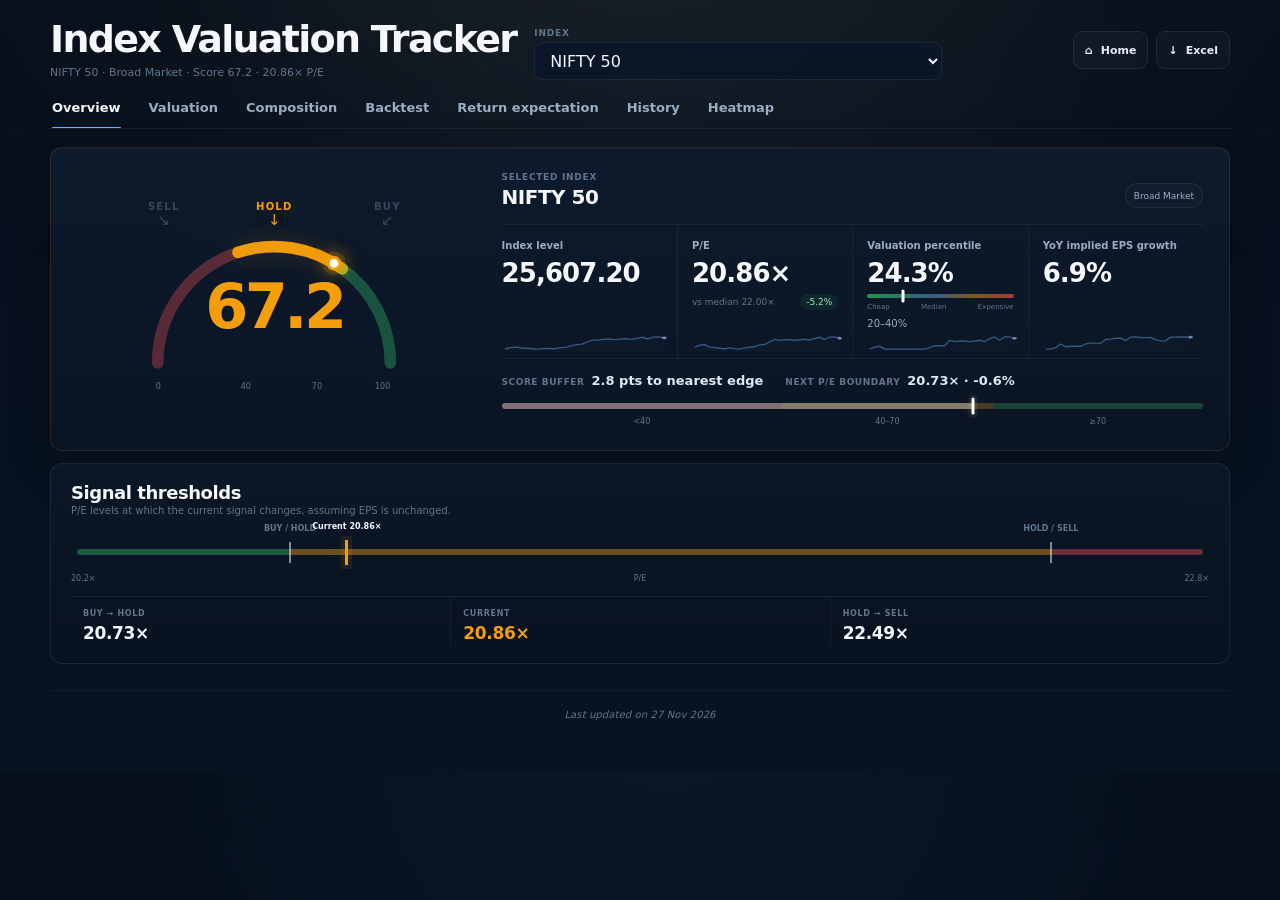
<file: docs/index.html>
<!doctype html>
<html lang="en">
<head>
  <meta charset="utf-8" />
  <meta name="viewport" content="width=device-width, initial-scale=1" />
  <meta name="theme-color" content="#07111f" />
  <title>Index Valuation Tracker</title>
  <meta name="description" content="Multi-index valuation, earnings-growth and historical forward-return dashboard for NSE equity indices." />
  <link rel="stylesheet" href="styles.css?v=20261007-valuation-ranking-v2" />
</head>
<body>
  <div id="ambientGlow" class="ambient-glow" aria-hidden="true"></div>

  <div id="stickySummary" class="sticky-summary" aria-hidden="true">
    <div class="sticky-inner">
      <div class="sticky-brand-group">
        <a class="sticky-home-button" href="https://projectdwister.github.io/index-valuation-tracker/" aria-label="Home" title="Home">⌂</a>
        <strong id="stickyTitle">Index Valuation Tracker</strong>
      </div>
      <div class="sticky-metrics">
        <span>INDEX <b id="stickyNifty">—</b></span>
        <span>P/E <b id="stickyPe">—</b></span>
        <span>SCORE <b id="stickyScore" class="sticky-score">—</b></span>
      </div>
    </div>
  </div>

  <main class="shell">
    <header class="topbar">
      <div class="brand-block">
        <div class="brand-copy">
          <h1><span id="desktopIndexTitle" class="desktop-title loading-title" data-loading-text="Index Valuation Tracker">Index Valuation Tracker</span><span class="mobile-title loading-title" data-loading-text="Index Tracker">Index Tracker</span></h1>
          <div id="indexSummaryLine" class="index-summary-line">Multi-index valuation dashboard</div>
        </div>
        <div class="index-picker-wrap">
          <label for="indexSelect">Index</label>
          <select id="indexSelect" class="index-select" aria-label="Select NIFTY index"></select>
        </div>
      </div>

      <div class="top-actions">
        <a class="icon-button home-button" href="https://projectdwister.github.io/index-valuation-tracker/" aria-label="Go to Index Valuation Tracker home" title="Home">
          <span aria-hidden="true">⌂</span><span class="icon-button-text">Home</span>
        </a>
        <a id="indexExcelDownload" class="icon-button" href="downloads/indices/nifty-50.xlsx" aria-label="Download selected index Excel model" title="Download selected index Excel model">
          <span aria-hidden="true">↓</span><span id="indexExcelText" class="icon-button-text">Excel</span>
        </a>
      </div>
    </header>

    <nav class="tab-nav" aria-label="Dashboard sections">
      <button type="button" class="tab-button active" data-tab="overview">Overview</button>
      <button type="button" class="tab-button" data-tab="valuation">Valuation</button>
      <button type="button" class="tab-button" data-tab="composition">Composition</button>
      <button type="button" class="tab-button" data-tab="backtest">Backtest</button>
      <button type="button" class="tab-button" data-tab="returns">Return expectation</button>
      <button type="button" class="tab-button" data-tab="history">History</button>
      <button type="button" class="tab-button" data-tab="heatmap">Heatmap</button>
    </nav>
    <div id="tabScrollHint" class="nav-scroll-hint" hidden>Swipe for more sections →</div>

    <section id="panel-overview" class="tab-panel active" data-panel="overview">
      <div id="availabilityBanner" class="availability-banner" hidden></div>

      <section id="hero" class="hero" aria-live="polite">
        <div class="dial-column">
          <div class="score-dial" aria-label="Composite valuation score">
            <svg viewBox="0 0 220 132" role="img" aria-hidden="true">
              <path class="dial-track" d="M30 110 A80 80 0 0 1 190 110"></path>
              <path class="dial-zone dial-sell" d="M30 110 A80 80 0 0 1 85.279 33.915"></path>
              <path class="dial-zone dial-hold" d="M85.279 33.915 A80 80 0 0 1 157.023 45.279"></path>
              <path class="dial-zone dial-buy" d="M157.023 45.279 A80 80 0 0 1 190 110"></path>
              <circle id="dialMarkerHalo" class="dial-marker-halo" cx="30" cy="110" r="8"></circle>
              <circle id="dialMarker" class="dial-marker" cx="30" cy="110" r="4"></circle>
            </svg>
            <div class="dial-callouts" aria-hidden="true">
              <div id="calloutSell" class="dial-callout dial-callout-sell"><span class="callout-label">SELL</span><span class="callout-arrow">↘</span></div>
              <div id="calloutHold" class="dial-callout dial-callout-hold"><span class="callout-label">HOLD</span><span class="callout-arrow">↓</span></div>
              <div id="calloutBuy" class="dial-callout dial-callout-buy"><span class="callout-label">BUY</span><span class="callout-arrow">↙</span></div>
            </div>
            <div class="dial-score-wrap">
              <div class="hero-score"><span id="score" class="signal-score">—</span></div>
            </div>
            <div class="dial-scale"><span style="left:1%">0</span><span style="left:38%">40</span><span style="left:68%">70</span><span style="right:1%">100</span></div>
          </div>
        </div>

        <div class="hero-context">
          <div class="selected-index-context">
            <div>
              <span class="context-label">Selected index</span>
              <strong id="heroIndexName">—</strong>
            </div>
            <span id="heroIndexGroup" class="group-chip">—</span>
          </div>

          <div class="hero-metric-grid">
            <div class="hero-metric spark-card">
              <span class="metric-label">Index level</span>
              <strong id="nifty" class="hero-metric-value">—</strong>
              <div id="sparkNifty" class="sparkline-host" aria-hidden="true"></div>
            </div>
            <div class="hero-metric spark-card">
              <span class="metric-label">P/E</span>
              <strong id="pe" class="hero-metric-value">—</strong>
              <div class="metric-footer"><span id="peVsMedian">—</span><span id="peDelta" class="micro-chip">—</span></div>
              <div id="sparkPe" class="sparkline-host" aria-hidden="true"></div>
            </div>
            <div class="hero-metric percentile-card spark-card">
              <span class="metric-label">Valuation percentile</span>
              <strong id="percentile" class="hero-metric-value">—</strong>
              <div class="percentile-track" aria-label="Valuation percentile from cheapest to most expensive">
                <div class="percentile-gradient"></div>
                <div id="percentileMarker" class="percentile-marker"></div>
              </div>
              <div class="percentile-labels"><span>Cheap</span><span>Median</span><span>Expensive</span></div>
              <div id="quintile" class="metric-sub">—</div>
              <div id="sparkPercentile" class="sparkline-host sparkline-lower" aria-hidden="true"></div>
            </div>
            <div class="hero-metric spark-card">
              <span class="metric-label">YoY implied EPS growth</span>
              <strong id="epsGrowth" class="hero-metric-value">—</strong>
              <div id="sparkEps" class="sparkline-host" aria-hidden="true"></div>
            </div>
          </div>

          <div class="hero-insights-row">
            <div class="hero-insight-compact"><span>Score buffer</span><strong id="scoreBuffer">—</strong></div>
            <div class="hero-insight-compact"><span>Next P/E boundary</span><strong id="nextBoundary">—</strong></div>
          </div>

          <div class="hero-score-strip">
            <div class="score-track" aria-label="Composite model score">
              <div class="zones"><span></span><span></span><span></span></div>
              <div id="scoreFill" class="score-fill"></div>
              <div id="scoreMarker" class="score-marker"></div>
            </div>
            <div class="score-labels"><span>&lt;40</span><span>40–70</span><span>≥70</span></div>
          </div>
        </div>
      </section>

      <section class="overview-threshold-card">
        <div class="section-head compact-head">
          <div><h2>Signal thresholds</h2><div class="subhead-note">P/E levels at which the current signal changes, assuming EPS is unchanged.</div></div>
        </div>
        <div id="overviewBoundaryStrip" class="boundary-strip overview-boundary-strip" aria-label="P/E signal thresholds overview">
          <div class="boundary-zones"><span class="zone-buy"></span><span class="zone-hold"></span><span class="zone-sell"></span></div>
          <div id="ovBuyHoldTick" class="boundary-tick threshold-tick"><span>BUY / HOLD</span></div>
          <div id="ovHoldSellTick" class="boundary-tick threshold-tick"><span>HOLD / SELL</span></div>
          <div id="ovCurrentPeTick" class="boundary-tick current-tick"><span>Current</span></div>
        </div>
        <div class="boundary-scale-labels"><span id="ovBoundaryMin">—</span><span>P/E</span><span id="ovBoundaryMax">—</span></div>
        <div class="overview-threshold-grid">
          <div class="overview-threshold-item"><span>BUY → HOLD</span><strong id="ovBuyHoldPe">—</strong></div>
          <div class="overview-threshold-item current"><span>CURRENT</span><strong id="ovCurrentPe">—</strong></div>
          <div class="overview-threshold-item"><span>HOLD → SELL</span><strong id="ovHoldSellPe">—</strong></div>
        </div>
      </section>
    </section>

    <section id="panel-valuation" class="tab-panel" data-panel="valuation">
      <section id="boundaryCard" class="card boundary-card">
        <div class="section-head"><h2>Signal thresholds</h2><div class="hint">EPS unchanged</div></div>
        <div id="boundaryStrip" class="boundary-strip" aria-label="P/E thresholds for allocation signal">
          <div class="boundary-zones"><span class="zone-buy"></span><span class="zone-hold"></span><span class="zone-sell"></span></div>
          <div id="buyHoldTick" class="boundary-tick threshold-tick"><span>BUY / HOLD</span></div>
          <div id="holdSellTick" class="boundary-tick threshold-tick"><span>HOLD / SELL</span></div>
          <div id="currentPeTick" class="boundary-tick current-tick"><span>Current</span></div>
        </div>
        <div class="boundary-scale-labels"><span id="boundaryMin">—</span><span>P/E</span><span id="boundaryMax">—</span></div>
        <div class="boundary-summary-grid">
          <div class="boundary-summary-item"><span class="boundary-summary-label">BUY → HOLD</span><strong id="buyHoldPe">—</strong><span id="buyHoldNifty">INDEX —</span><span id="buyHoldMove" class="delta-pill">—</span></div>
          <div class="boundary-summary-item current-boundary-card"><span class="boundary-summary-label">CURRENT</span><strong id="currentBoundaryPe">—</strong><span id="currentBoundaryNifty">INDEX —</span></div>
          <div class="boundary-summary-item"><span class="boundary-summary-label">HOLD → SELL</span><strong id="holdSellPe">—</strong><span id="holdSellNifty">INDEX —</span><span id="holdSellMove" class="delta-pill">—</span></div>
        </div>
      </section>

      <section class="grid-2 valuation-grid">
        <article class="card drivers-card">
          <div class="section-head compact-head"><h2>Score drivers</h2></div>
          <div class="driver-row"><div class="driver-copy"><span>Valuation <small>70%</small></span></div><div class="driver-bar"><div id="valuationBar" class="driver-fill valuation-fill"></div></div><strong id="valuationScore">—</strong></div>
          <div class="driver-row"><div class="driver-copy"><span>EPS growth <small>30%</small></span></div><div class="driver-bar"><div id="growthBar" class="driver-fill growth-fill"></div></div><strong id="growthScore">—</strong></div>
          <div class="mini-grid mini-grid-3">
            <div><span>Earnings yield</span><strong id="earningsYield">—</strong></div>
            <div><span>Median P/E</span><strong id="medianPe">—</strong></div>
            <div><span>Implied EPS</span><strong id="impliedEps">—</strong></div>
          </div>
        </article>
        <article class="card explanation-card">
          <div class="section-head compact-head"><h2>How to read it</h2></div>
          <div class="explanation-copy">
            <p><strong>BUY</strong> supports adding long-horizon exposure. <strong>HOLD</strong> is neutral. <strong>SELL</strong> is unfavourable for fresh allocation.</p>
            <p>The score compares each index against <strong>its own</strong> valuation history: 70% P/E percentile + 30% YoY implied EPS growth.</p>
            <p>Signal thresholds assume implied EPS and the growth score are unchanged. They are model boundaries, not price targets.</p>
          </div>
        </article>
      </section>
    </section>


    <section id="panel-composition" class="tab-panel" data-panel="composition">
      <section class="card composition-card">
        <div class="section-head composition-head">
          <div>
            <h2>Index composition</h2>
            <div id="compositionMeta" class="subhead-note">Constituents and available weightage for the selected index.</div>
          </div>
          <div class="composition-controls">
            <div class="composition-toggle" role="tablist" aria-label="Composition view">
              <button type="button" id="compositionStocksBtn" class="composition-toggle-button active" data-composition-view="holdings">Stocks</button>
              <button type="button" id="compositionSectorsBtn" class="composition-toggle-button" data-composition-view="sectors">Sectors / industries</button>
            </div>
            <label class="sr-only" for="compositionSearch">Search composition</label>
            <input id="compositionSearch" class="control-input composition-search" type="search" placeholder="Search stock / industry" />
          </div>
        </div>

        <div id="compositionNotice" class="composition-notice" hidden></div>

        <div class="composition-summary-grid">
          <div class="composition-stat"><span id="compositionCountLabel">Constituents in source</span><strong id="compositionCount">—</strong></div>
          <div class="composition-stat"><span>Weight coverage</span><strong id="compositionCoverage">—</strong></div>
          <div class="composition-stat"><span>Top 10 weight</span><strong id="compositionTop10">—</strong></div>
          <div class="composition-stat"><span>Data type</span><strong id="compositionSourceType">—</strong></div>
          <div class="composition-stat"><span>Data date</span><strong id="compositionAsOf">—</strong></div>
          <div class="composition-stat"><span>Source</span><a id="compositionSource" href="#" target="_blank" rel="noopener noreferrer">—</a></div>
        </div>

        <div id="compositionChart" class="composition-chart" aria-live="polite"></div>

        <div class="table-scroll-hint">Swipe table sideways to see all columns →</div>
        <div class="table-wrap">
          <table class="backtest-table composition-table">
            <thead><tr id="compositionHeadRow"><th>#</th><th>Name</th><th>Symbol / Count</th><th>Sector / industry</th><th>Weight</th></tr></thead>
            <tbody id="compositionBody"><tr><td colspan="5">Select an index to view its composition.</td></tr></tbody>
          </table>
        </div>
      </section>
    </section>

    <section id="panel-backtest" class="tab-panel" data-panel="backtest">
      <section class="card backtest-card">
        <div class="section-head"><div><h2>Forward returns by valuation</h2><div id="backtestMeta" class="subhead-note"></div></div></div>
        <div class="backtest-visual">
          <div class="backtest-visual-head"><span>3Y median CAGR by starting valuation</span><small>Higher bars indicate stronger subsequent returns</small></div>
          <div id="backtestChart" class="backtest-chart" aria-label="3-year median CAGR by valuation bucket"></div>
        </div>
        <div class="table-wrap">
          <table class="backtest-table">
            <thead><tr><th>Starting valuation</th><th>1Y median</th><th>3Y median CAGR</th><th>5Y median CAGR</th><th>10Y median CAGR</th><th>3Y loss freq.</th><th>3Y N</th></tr></thead>
            <tbody id="backtestBody"></tbody>
          </table>
        </div>
      </section>
    </section>

    <section id="panel-returns" class="tab-panel" data-panel="returns">
      <section class="card return-card">
        <div class="section-head return-head">
          <div>
            <h2>Return expectation from the valuation backtest</h2>
            <p class="return-intro">Each index is ranked using the median return in its current P/E valuation band from the Backtest tab.</p>
          </div>
          <label class="return-horizon-label" for="returnHorizon">Time horizon
            <select id="returnHorizon" aria-label="Select return horizon">
              <option value="1">1 year</option>
              <option value="3" selected>3 years</option>
              <option value="5">5 years</option>
              <option value="10">10 years</option>
            </select>
          </label>
        </div>
        <div id="returnSummary" class="return-summary" aria-live="polite">Loading historical returns…</div>
        <p class="return-caution">Historical comparison, not a forecast. Ranking requires five completed returns in the current P/E band. Price changes exclude dividends, and quarter-end observations overlap.</p>
        <div class="table-scroll-hint">Swipe table sideways to see all columns →</div>
        <div class="table-wrap return-wrap">
          <table class="return-table">
            <thead><tr><th>Rank</th><th>Index</th><th>Current P/E band</th><th>Current score</th><th>Median CAGR</th><th>Implied cumulative price return</th><th>Quarters</th></tr></thead>
            <tbody id="returnBody"></tbody>
          </table>
        </div>
        <details class="return-unranked"><summary id="returnUnrankedCount">Indices with fewer than five returns</summary><div id="returnUnrankedList" class="return-unranked-list"></div></details>
        <details class="return-method"><summary>How the ranking is calculated</summary>
          <p>The ranking reads the exact median return for each index's current valuation quintile and chosen horizon from the Backtest tab, provided at least five completed returns are available. Current valuation bands are based on post-2021 month-end P/E history; historical bands use quarter-end P/E observations, separately within the pre- and post-2021 regimes. The Composite Score is shown for context but does not select the historical quarters. NIFTY 50 uses its longer backtest from 1999 onward.</p>
          <p>The median CAGR is the annualised index price change. The cumulative price return column compounds that CAGR over the chosen horizon; it is not a separate forecast. Dividends and costs are excluded. Quarter-end samples overlap, and some bands have very few completed return observations, especially at 10 years.</p>
        </details>
      </section>
    </section>

    <section id="panel-history" class="tab-panel" data-panel="history">
      <section class="grid-2 history-grid">
        <article class="card history-card"><div class="section-head compact-head"><h2>Composite score</h2><div id="scoreHistoryMode" class="history-mode">Building history</div></div><div id="scoreHistoryHost" class="score-history-host" aria-live="polite"></div></article>
        <article class="card methodology-card">
          <details open><summary><strong>Methodology</strong><span class="chevron">⌄</span></summary>
            <div class="methodology-content">
              <p>Each index is evaluated against its own P/E history; the NIFTY 50 calibration is not imposed on other indices.</p>
              <p>Current valuation percentiles use post-2021 month-end P/E observations. Historical backtests use quarter-end observations and separate pre/post-2021 P/E regimes.</p>
              <p>Indices with insufficient P/E history or unavailable aggregate earnings are explicitly marked rather than assigned a synthetic signal.</p>
            </div>
          </details>
          <div class="source-strip"><span>Source</span><strong>NSE Indices / NSE Archives</strong></div>
        </article>
      </section>
      <section class="grid-2 bottom-grid">
        <article class="card log-card"><div class="section-head compact-head"><h2>Signal log</h2><a class="text-link" href="data/multi_index_history.csv">View all history</a></div><div class="table-wrap compact"><table><thead><tr><th>Date</th><th>P/E</th><th>Score</th><th>Signal</th></tr></thead><tbody id="historyBody"></tbody></table></div></article>
        <article class="card notes-card"><div class="section-head compact-head"><h2>Coverage</h2></div><div id="coverageStats" class="coverage-grid"></div></article>
      </section>
    </section>

    <section id="panel-heatmap" class="tab-panel" data-panel="heatmap">
      <section class="card heatmap-card">
        <div class="section-head heatmap-head">
          <div><h2>Cross-index valuation heatmap</h2><div class="subhead-note">Compare each index against its own history. Click a row to open its dashboard. A dash in Top 10 means weights are unavailable.</div><div class="heatmap-trend-legend">Signal vs previous reading: ↑ moved toward BUY · ↓ moved toward SELL · → stayed in the same band · — no earlier signal</div></div>
          <div class="heatmap-controls">
            <input id="heatmapSearch" class="heatmap-search" type="search" placeholder="Search indices…" aria-label="Search indices" />
            <select id="heatmapGroup" class="heatmap-group" aria-label="Filter index group"><option value="All">All groups</option><option>Broad Market</option><option>Sectoral</option><option>Strategy / Thematic / Other</option></select>
            <select id="heatmapSort" class="heatmap-sort" aria-label="Sort heatmap">
              <option value="score-desc">Score: high to low</option>
              <option value="valuation-asc">Valuation: cheapest first</option>
              <option value="eps-desc">EPS growth: high to low</option>
              <option value="pe-asc">P/E: low to high</option>
              <option value="concentration-desc">Top 10 concentration: high to low</option>
              <option value="name-asc">Index: A to Z</option>
            </select>
          </div>
        </div>
        <div class="table-scroll-hint">Swipe table sideways to see all columns →</div>
        <div class="table-wrap heatmap-wrap">
          <table class="heatmap-table">
            <thead><tr><th>Index</th><th>Group</th><th>P/E</th><th>Valuation %ile</th><th>EPS growth</th><th>Top 10</th><th>Score</th><th>Signal</th></tr></thead>
            <tbody id="heatmapBody"></tbody>
          </table>
        </div>
      </section>
    </section>

    <footer class="site-footer" aria-live="polite">
      <span id="lastUpdatedText">Last updated on —</span>
    </footer>
  </main>
  <script src="app.js?v=20261007-valuation-ranking-v2"></script>
</body>
</html>
</file>
<file: docs/styles.css>
:root{
  --bg:#07111f;--panel:#0d1929;--panel-soft:#0a1625;--text:#f5f7fb;--muted:#9aadc3;--faint:#61758d;
  --line:rgba(255,255,255,.075);--line-strong:rgba(255,255,255,.13);--buy:#22c55e;--hold:#f59e0b;--sell:#ef4444;--accent:#70aef8;
  --shadow:0 18px 48px rgba(0,0,0,.20)
}
*{box-sizing:border-box}html{color-scheme:dark}
body{margin:0;color:var(--text);background:radial-gradient(circle at 52% -12%,rgba(96,165,250,.055),transparent 32rem),linear-gradient(180deg,#06101d 0%,#07111f 42%,#081321 100%);font-family:Inter,ui-sans-serif,system-ui,-apple-system,BlinkMacSystemFont,"Segoe UI",sans-serif;-webkit-font-smoothing:antialiased;text-rendering:optimizeLegibility}
body[data-signal="buy"]{--signal:var(--buy);--signal-rgb:34,197,94}body[data-signal="hold"]{--signal:var(--hold);--signal-rgb:245,158,11}body[data-signal="sell"]{--signal:var(--sell);--signal-rgb:239,68,68}body:not([data-signal]){--signal:var(--accent);--signal-rgb:112,174,248}
a{color:inherit}h1,h2,p{margin:0}button,input,select{font:inherit}
.ambient-glow{position:fixed;z-index:-1;inset:-16vh -15vw auto -15vw;height:64vh;pointer-events:none;background:radial-gradient(ellipse at 50% 0%,rgba(var(--signal-rgb),.08),rgba(var(--signal-rgb),.018) 44%,transparent 74%);filter:blur(10px);transition:background .4s ease}
.shell{width:min(1180px,calc(100% - 44px));margin:0 auto;padding:20px 0 48px}

/* Header */
.topbar{display:flex;align-items:center;justify-content:space-between;gap:24px;margin-bottom:6px}.brand-block{display:flex;align-items:flex-end;gap:18px;min-width:0}.brand-copy{min-width:0}
h1{font-size:clamp(28px,3.5vw,38px);line-height:1.05;letter-spacing:-.045em;font-weight:840}.mobile-title{display:none}.index-summary-line{margin-top:6px;color:var(--faint);font-size:11px;line-height:1.3;white-space:nowrap;overflow:hidden;text-overflow:ellipsis}
.index-picker-wrap{display:grid;gap:4px;min-width:245px}.index-picker-wrap label{font-size:9px;color:var(--faint);font-weight:800;letter-spacing:.09em;text-transform:uppercase}
.index-select,.heatmap-group,.heatmap-search,.heatmap-sort{height:38px;border:1px solid var(--line);border-radius:9px;background:rgba(11,23,40,.9);color:var(--text);padding:0 11px;outline:none;transition:border-color .18s ease,background .18s ease}
.index-select:focus,.heatmap-group:focus,.heatmap-search:focus,.heatmap-sort:focus{border-color:rgba(112,174,248,.45);background:#0d1c30}.index-select{min-width:245px}
.top-actions{display:flex;align-items:center;justify-content:flex-end;gap:8px;flex-wrap:wrap}.icon-button,.freshness{display:inline-flex;align-items:center;gap:8px;min-height:38px;padding:0 11px;border:1px solid var(--line);border-radius:9px;background:rgba(255,255,255,.026);color:var(--muted);font-size:11px}.icon-button{text-decoration:none;color:#e7eef7;font-weight:740;transition:.18s ease}.icon-button:hover{background:rgba(255,255,255,.045);border-color:var(--line-strong)}
.freshness{padding-right:12px;white-space:nowrap}.status-dot{width:8px;height:8px;border-radius:50%;background:var(--faint);flex:0 0 auto}.freshness-copy{display:grid;gap:1px;line-height:1.15}.freshness-copy strong{font-size:10px;color:#dbe7f4;font-weight:760}.freshness-copy small{font-size:9px;color:var(--faint)}.freshness.market-open .status-dot{background:var(--buy);box-shadow:0 0 0 4px rgba(34,197,94,.11)}.freshness.market-closed .status-dot{background:var(--sell);box-shadow:0 0 0 4px rgba(239,68,68,.10)}

/* Sticky header */
.sticky-summary{position:fixed;z-index:50;top:0;left:0;right:0;transform:translateY(-115%);opacity:0;border-bottom:1px solid var(--line);background:rgba(5,14,25,.88);backdrop-filter:blur(18px) saturate(130%);transition:transform .22s ease,opacity .22s ease;box-shadow:0 10px 26px rgba(0,0,0,.16)}.sticky-summary.visible{transform:translateY(0);opacity:1}.sticky-inner{width:min(1180px,calc(100% - 32px));height:46px;margin:0 auto;display:flex;align-items:center;justify-content:space-between;gap:24px}.sticky-brand-group{display:flex;align-items:center;gap:9px;min-width:0}.sticky-brand-group strong{font-size:12px;white-space:nowrap}.sticky-home-button{display:inline-flex;align-items:center;justify-content:center;width:27px;height:27px;border:1px solid var(--line);border-radius:7px;background:rgba(255,255,255,.03);text-decoration:none;font-size:15px}.sticky-metrics{display:flex;gap:18px;color:var(--faint);font-size:9px}.sticky-metrics b{margin-left:5px;color:var(--text);font-size:11px;font-variant-numeric:tabular-nums}.sticky-score.BUY{color:var(--buy)!important}.sticky-score.HOLD{color:var(--hold)!important}.sticky-score.SELL{color:var(--sell)!important}

/* Minimal navigation */
.tab-nav{display:flex;align-items:center;gap:28px;margin:0 0 18px;padding:0 2px;border-bottom:1px solid rgba(255,255,255,.06);overflow-x:auto;scrollbar-width:none}.tab-nav::-webkit-scrollbar{display:none}.tab-button{position:relative;flex:0 0 auto;padding:14px 0 13px;border:0;background:transparent;color:var(--muted);font-size:13px;font-weight:710;cursor:pointer;transition:color .18s ease}.tab-button:hover{color:#dce7f4}.tab-button.active{color:var(--text)}.tab-button.active:after{content:"";position:absolute;left:0;right:0;bottom:-1px;height:2px;border-radius:999px;background:var(--accent);box-shadow:0 0 12px rgba(112,174,248,.26)}.tab-panel{display:none}.tab-panel.active{display:block}.tab-panel>*+*{margin-top:12px}

/* Main surfaces */
.card,.hero,.overview-threshold-card{border:1px solid var(--line);background:linear-gradient(180deg,rgba(14,27,45,.94),rgba(10,21,36,.95));border-radius:12px;box-shadow:inset 0 1px 0 rgba(255,255,255,.02),var(--shadow)}.card{padding:20px}.hero{display:grid;grid-template-columns:minmax(300px,.72fr) minmax(0,1.28fr);gap:30px;align-items:center;padding:24px 26px;border-color:rgba(var(--signal-rgb),.13)}.availability-banner{margin-bottom:12px;padding:11px 13px;border:1px solid rgba(245,158,11,.18);border-radius:9px;background:rgba(245,158,11,.065);color:#f7d996;font-size:11px;line-height:1.45}
/* Gauge */
.dial-column{display:flex;justify-content:center;min-width:0}.score-dial{position:relative;width:min(100%,320px);height:196px}.score-dial svg{position:absolute;inset:0;width:100%;height:100%;overflow:visible}.dial-track,.dial-zone{fill:none;stroke-linecap:round;stroke-width:8}.dial-track{stroke:rgba(255,255,255,.045)}.dial-zone{opacity:.30;transition:opacity .25s ease,filter .25s ease}.dial-sell{stroke:var(--sell)}.dial-hold{stroke:var(--hold)}.dial-buy{stroke:var(--buy)}body[data-signal="sell"] .dial-sell,body[data-signal="hold"] .dial-hold,body[data-signal="buy"] .dial-buy{opacity:.98;filter:drop-shadow(0 0 8px rgba(var(--signal-rgb),.20))}
.dial-marker-halo{fill:rgba(var(--signal-rgb),.15);filter:drop-shadow(0 0 8px rgba(var(--signal-rgb),.38));transition:cx .62s cubic-bezier(.2,.8,.2,1),cy .62s cubic-bezier(.2,.8,.2,1)}.dial-marker{fill:#fff;stroke:var(--signal);stroke-width:2;filter:drop-shadow(0 0 6px rgba(var(--signal-rgb),.75));transition:cx .62s cubic-bezier(.2,.8,.2,1),cy .62s cubic-bezier(.2,.8,.2,1)}
.dial-callouts{position:absolute;left:3%;right:3%;top:0;height:38px;pointer-events:none}.dial-callout{position:absolute;display:flex;flex-direction:column;align-items:center;gap:1px;color:var(--faint);opacity:.50;transition:.2s ease}.dial-callout-sell{left:8%}.dial-callout-hold{left:50%;transform:translateX(-50%)}.dial-callout-buy{right:8%}.callout-label{font-size:10px;font-weight:820;letter-spacing:.12em}.callout-arrow{font-size:15px;line-height:1}.dial-callout.active{opacity:1;color:var(--signal);text-shadow:0 0 16px rgba(var(--signal-rgb),.28)}
.dial-score-wrap{position:absolute;left:50%;top:106px;transform:translate(-50%,-50%);width:72%;text-align:center}.hero-score{font-size:clamp(48px,5.6vw,62px);line-height:.9;font-weight:860;letter-spacing:-.06em;font-variant-numeric:tabular-nums}.signal-score.BUY{color:var(--buy)}.signal-score.HOLD{color:var(--hold)}.signal-score.SELL{color:var(--sell)}.dial-scale{position:absolute;left:13%;right:13%;bottom:0;height:15px;color:var(--faint);font-size:8px;font-variant-numeric:tabular-nums}.dial-scale span{position:absolute;transform:translateX(-50%)}.dial-scale span:last-child{transform:none}

/* Hero hierarchy */
.hero-context{min-width:0}.selected-index-context{display:flex;align-items:flex-end;justify-content:space-between;gap:16px;margin-bottom:16px}.context-label{display:block;margin-bottom:4px;color:var(--faint);font-size:9px;font-weight:780;letter-spacing:.08em;text-transform:uppercase}.selected-index-context strong{display:block;font-size:20px;line-height:1.1;letter-spacing:-.025em}.group-chip{display:inline-flex;align-items:center;min-height:25px;padding:0 8px;border:1px solid var(--line);border-radius:999px;color:var(--muted);font-size:9px;white-space:nowrap;background:rgba(255,255,255,.02)}
.hero-metric-grid{display:grid;grid-template-columns:repeat(4,minmax(0,1fr));border-top:1px solid rgba(255,255,255,.055);border-bottom:1px solid rgba(255,255,255,.055)}.hero-metric{position:relative;min-height:118px;padding:15px 14px 29px 0}.hero-metric+.hero-metric{padding-left:14px;border-left:1px solid rgba(255,255,255,.055)}.metric-label{display:block;color:var(--muted);font-size:10px;font-weight:720}.hero-metric-value{display:block;margin-top:9px;font-size:26px;line-height:1;font-weight:820;letter-spacing:-.035em;font-variant-numeric:tabular-nums}.metric-footer{display:flex;align-items:center;justify-content:space-between;gap:6px;margin-top:8px;color:var(--faint);font-size:9px}.metric-sub{margin-top:7px;color:var(--muted);font-size:10px}.micro-chip{display:inline-flex;padding:3px 6px;border-radius:999px;background:rgba(255,255,255,.04);white-space:nowrap}.micro-chip.positive{color:#a4eabc;background:rgba(34,197,94,.085)}.micro-chip.negative{color:#ffb6b6;background:rgba(239,68,68,.085)}
.percentile-track{position:relative;height:4px;margin:8px 0 5px;border-radius:999px;background:rgba(255,255,255,.05)}.percentile-gradient{position:absolute;inset:0;border-radius:999px;background:linear-gradient(90deg,rgba(34,197,94,.7),rgba(112,174,248,.40) 45%,rgba(245,158,11,.45) 72%,rgba(239,68,68,.65))}.percentile-marker{position:absolute;top:50%;width:3px;height:13px;border-radius:4px;background:#fff;transform:translate(-1.5px,-50%)}.percentile-labels{display:flex;justify-content:space-between;color:var(--faint);font-size:7px}
.sparkline-host{position:absolute;left:0;right:10px;bottom:5px;height:20px;opacity:.56;pointer-events:none}.hero-metric+.hero-metric .sparkline-host{left:14px}.sparkline-host svg{width:100%;height:100%}.spark-path{fill:none;stroke:rgba(112,174,248,.76);stroke-width:1.35;vector-effect:non-scaling-stroke}.spark-area{fill:rgba(112,174,248,.04)}.spark-dot{fill:#c5ddfb}.spark-card:not(.sparkline-ready){padding-bottom:15px}.spark-card:not(.sparkline-ready) .sparkline-host{display:none}
.hero-insights-row{display:flex;gap:22px;align-items:center;margin-top:14px;flex-wrap:wrap}.hero-insight-compact{display:flex;align-items:baseline;gap:7px;min-width:0}.hero-insight-compact span{color:var(--faint);font-size:9px;text-transform:uppercase;letter-spacing:.06em;font-weight:760}.hero-insight-compact strong{font-size:13px;color:#dfe9f4;font-variant-numeric:tabular-nums}.hero-score-strip{margin-top:15px}.score-track{position:relative;height:6px;border-radius:999px;background:rgba(255,255,255,.045);overflow:visible}.zones{position:absolute;inset:0;display:grid;grid-template-columns:40fr 30fr 30fr;overflow:hidden;border-radius:999px}.zones span:nth-child(1){background:rgba(239,68,68,.22)}.zones span:nth-child(2){background:rgba(245,158,11,.22)}.zones span:nth-child(3){background:rgba(34,197,94,.22)}.score-fill{position:absolute;inset:0 auto 0 0;width:0;border-radius:999px;background:rgba(255,255,255,.33);transition:width .5s ease}.score-marker{position:absolute;top:50%;width:3px;height:17px;border-radius:4px;background:#fff;transform:translate(-1.5px,-50%);box-shadow:0 0 0 3px rgba(255,255,255,.055),0 0 12px rgba(var(--signal-rgb),.28)}.score-labels{display:grid;grid-template-columns:40fr 30fr 30fr;margin-top:8px;color:var(--faint);font-size:8px;text-align:center}
/* Thresholds and secondary cards */
.overview-threshold-card{padding:18px 20px;background:linear-gradient(180deg,rgba(13,25,41,.76),rgba(9,19,33,.72));box-shadow:none}.section-head{display:flex;align-items:flex-end;justify-content:space-between;gap:18px;margin-bottom:15px}.compact-head{margin-bottom:13px}h2{font-size:18px;line-height:1.2;letter-spacing:-.025em;font-weight:770}.hint,.subhead-note{color:var(--faint);font-size:10px;line-height:1.45}
.boundary-strip{position:relative;height:30px;margin:22px 6px 4px}.boundary-zones{position:absolute;inset:9px 0 auto 0;height:6px;display:flex;overflow:hidden;border-radius:999px;background:rgba(255,255,255,.04)}.boundary-zones span{height:100%}.zone-buy{background:rgba(34,197,94,.38)}.zone-hold{background:rgba(245,158,11,.38)}.zone-sell{background:rgba(239,68,68,.38)}.boundary-tick{position:absolute;top:2px;width:2px;height:21px;background:rgba(255,255,255,.5);transform:translateX(-1px)}.boundary-tick span{position:absolute;top:-18px;left:50%;transform:translateX(-50%);color:var(--faint);font-size:8px;font-weight:750;white-space:nowrap}.current-tick{width:3px;height:25px;top:0;background:var(--signal);box-shadow:0 0 0 4px rgba(var(--signal-rgb),.08),0 0 16px rgba(var(--signal-rgb),.24)}.current-tick span{color:var(--text)}.boundary-scale-labels{display:flex;justify-content:space-between;color:var(--faint);font-size:8px}
.overview-threshold-grid{display:grid;grid-template-columns:repeat(3,1fr);margin-top:13px;border-top:1px solid rgba(255,255,255,.05)}.overview-threshold-item{padding:12px 12px 2px}.overview-threshold-item+.overview-threshold-item{border-left:1px solid rgba(255,255,255,.05)}.overview-threshold-item span{display:block;color:var(--faint);font-size:8px;font-weight:790;letter-spacing:.08em}.overview-threshold-item strong{display:block;margin-top:5px;font-size:17px;letter-spacing:-.02em;font-variant-numeric:tabular-nums}.overview-threshold-item.current strong{color:var(--signal)}
.grid-2{display:grid;grid-template-columns:1fr 1fr;gap:12px}.boundary-summary-grid{display:grid;grid-template-columns:repeat(3,1fr);gap:8px;margin-top:15px}.boundary-summary-item{display:grid;grid-template-columns:1fr auto;gap:4px 12px;padding:12px 13px;border-top:1px solid rgba(255,255,255,.05);background:rgba(255,255,255,.01)}.boundary-summary-label{grid-column:1/-1;color:var(--faint);font-size:8px;font-weight:790;letter-spacing:.08em}.boundary-summary-item strong{font-size:18px;letter-spacing:-.02em}.boundary-summary-item>span:not(.boundary-summary-label):not(.delta-pill){color:var(--muted);font-size:9px}.delta-pill{justify-self:end;padding:3px 6px;border-radius:999px;background:rgba(255,255,255,.035);font-size:8px}.current-boundary-card strong{color:var(--signal)}
.driver-row{display:grid;grid-template-columns:110px 1fr 42px;align-items:center;gap:12px;padding:11px 0;border-bottom:1px solid rgba(255,255,255,.045)}.driver-copy span{font-size:12px;font-weight:680}.driver-copy small{display:block;color:var(--faint);font-size:9px}.driver-bar{height:6px;border-radius:999px;background:rgba(255,255,255,.05);overflow:hidden}.driver-fill{height:100%;border-radius:inherit}.valuation-fill{background:var(--accent)}.growth-fill{background:#9388e8}.driver-row strong{text-align:right;font-size:13px}.mini-grid{display:grid;gap:8px;margin-top:13px}.mini-grid-3{grid-template-columns:repeat(3,1fr)}.mini-grid div{padding:10px 11px;border-top:1px solid rgba(255,255,255,.045);background:rgba(255,255,255,.01)}.mini-grid span{display:block;color:var(--faint);font-size:9px;margin-bottom:5px}.mini-grid strong{font-size:14px}.explanation-copy{display:grid;gap:10px;color:#b7c6d7;font-size:12px;line-height:1.58}.explanation-copy strong{color:var(--text)}

/* Backtest visual */
.backtest-visual{margin:2px 0 18px;padding:14px 0 4px;border-top:1px solid rgba(255,255,255,.05);border-bottom:1px solid rgba(255,255,255,.05)}.backtest-visual-head{display:flex;align-items:baseline;justify-content:space-between;gap:14px;margin-bottom:12px;color:var(--muted);font-size:10px}.backtest-visual-head small{color:var(--faint);font-size:9px}.backtest-chart{display:grid;grid-template-columns:repeat(5,1fr);gap:12px;height:128px;align-items:end}.backtest-bar-item{display:grid;grid-template-rows:1fr auto auto;gap:6px;height:100%;min-width:0}.backtest-bar-track{position:relative;align-self:end;height:88px;border-radius:6px 6px 2px 2px;background:rgba(255,255,255,.025);overflow:hidden}.backtest-bar-fill{position:absolute;left:0;right:0;bottom:0;min-height:2px;background:rgba(112,174,248,.42);border-radius:5px 5px 1px 1px;transition:height .35s ease}.backtest-bar-item.current .backtest-bar-fill{background:rgba(var(--signal-rgb),.68);box-shadow:0 0 18px rgba(var(--signal-rgb),.16)}.backtest-bar-value{text-align:center;font-size:11px;font-weight:780;font-variant-numeric:tabular-nums}.backtest-bar-label{text-align:center;color:var(--faint);font-size:8px;white-space:nowrap;overflow:hidden;text-overflow:ellipsis}
/* Tables */
.table-wrap{overflow:auto;border-top:1px solid rgba(255,255,255,.055);border-bottom:1px solid rgba(255,255,255,.055)}.table-wrap.compact{border:0}.heatmap-wrap{border-top:0}table{width:100%;border-collapse:collapse;min-width:680px}th,td{padding:12px 11px;text-align:left;border-bottom:1px solid rgba(255,255,255,.045);font-size:12px}th{color:var(--faint);font-size:9px;text-transform:uppercase;letter-spacing:.045em;font-weight:760;background:rgba(255,255,255,.012)}td{color:#d8e4f1}.backtest-table tr.current{background:linear-gradient(90deg,rgba(var(--signal-rgb),.105),rgba(112,174,248,.028));box-shadow:inset 2px 0 0 var(--signal)}.current-badge{display:inline-flex;margin-left:7px;padding:2px 5px;border-radius:999px;background:rgba(var(--signal-rgb),.10);color:var(--signal);font-size:8px;font-weight:800}.badge{display:inline-flex;min-width:50px;justify-content:center;padding:4px 8px;border-radius:999px;font-size:9px;font-weight:830}.badge.BUY{color:#a6eabd;background:rgba(34,197,94,.09)}.badge.HOLD{color:#f6ce7a;background:rgba(245,158,11,.09)}.badge.SELL{color:#f5aaaa;background:rgba(239,68,68,.09)}.log-score.BUY{color:var(--buy);font-weight:800}.log-score.HOLD{color:var(--hold);font-weight:800}.log-score.SELL{color:var(--sell);font-weight:800}

/* History */
.score-history-host{min-height:255px}.history-mode{padding:4px 8px;border:1px solid var(--line);border-radius:999px;color:var(--muted);font-size:9px}.score-summary{display:grid;gap:16px}.summary-score{font-size:54px;font-weight:850;letter-spacing:-.05em}.summary-score.BUY{color:var(--buy)}.summary-score.HOLD{color:var(--hold)}.summary-score.SELL{color:var(--sell)}.summary-stat-grid{display:grid;grid-template-columns:repeat(3,1fr);gap:8px}.summary-stat{padding:10px 0;border-top:1px solid rgba(255,255,255,.045)}.summary-stat span{display:block;color:var(--faint);font-size:9px}.summary-stat strong{font-size:15px}.methodology-card summary{display:flex;align-items:center;justify-content:space-between;list-style:none;cursor:pointer}.methodology-card summary::-webkit-details-marker{display:none}.methodology-content{display:grid;gap:9px;margin-top:12px;color:#b7c6d7;font-size:12px;line-height:1.55}.source-strip{display:flex;justify-content:space-between;margin-top:14px;padding-top:12px;border-top:1px solid rgba(255,255,255,.055);color:var(--muted);font-size:10px}.text-link{color:#a7c9f6;text-decoration:none;font-size:10px}.coverage-grid{display:grid;grid-template-columns:repeat(2,1fr);gap:12px}.coverage-grid div{padding:12px 0;border-top:1px solid rgba(255,255,255,.045)}.coverage-grid span{display:block;color:var(--faint);font-size:9px}.coverage-grid strong{display:block;margin-top:5px;font-size:16px}
.score-history-chart{padding-top:4px}.score-chart-head{display:flex;align-items:end;justify-content:space-between;gap:12px}.score-chart-head>div:first-child{display:grid;gap:2px}.score-chart-caption{color:var(--muted);font-size:10px}.score-chart-head strong{color:#e9f3ff;font-size:31px;line-height:1;font-variant-numeric:tabular-nums;letter-spacing:-.045em}.score-chart-change{color:#c6d9ef;font-size:12px;font-weight:750;font-variant-numeric:tabular-nums;text-align:right}.score-chart-change span{display:block;margin-top:3px;color:var(--faint);font-size:10px;font-weight:500}.score-chart-stage{display:grid;grid-template-columns:30px minmax(0,1fr);gap:8px;margin-top:22px}.score-chart-y-axis,.score-chart-plot{position:relative;height:150px}.score-chart-y-axis span{position:absolute;right:0;transform:translateY(-50%);color:#8ca2bc;font-size:10px;font-variant-numeric:tabular-nums}.score-chart-plot{border-radius:5px;background:rgba(255,255,255,.012)}.score-chart-zone{position:absolute;left:0;right:0;pointer-events:none}.score-chart-zone.BUY{background:rgba(34,197,94,.04)}.score-chart-zone.HOLD{background:rgba(245,158,11,.04)}.score-chart-zone.SELL{background:rgba(239,68,68,.04)}.score-chart-gridline{position:absolute;left:0;right:0;border-top:1px dashed rgba(170,197,227,.14);pointer-events:none}.score-chart-gridline.boundary{border-color:rgba(170,197,227,.28)}.score-chart-plot svg{position:absolute;inset:0;width:100%;height:100%;overflow:visible;pointer-events:none}.score-chart-point{position:absolute;z-index:2;width:10px;height:10px;padding:0;border:2px solid #b5d9ff;border-radius:50%;background:#3d8ee6;transform:translate(-50%,-50%);cursor:pointer;box-shadow:0 0 0 3px rgba(61,142,230,.13)}.score-chart-point.latest{width:13px;height:13px;border-color:#fff;background:#78b5ff;box-shadow:0 0 0 4px rgba(112,174,248,.20)}.score-chart-point:hover,.score-chart-point:focus-visible{z-index:4;box-shadow:0 0 0 6px rgba(112,174,248,.20);outline:2px solid transparent}.score-chart-point:focus-visible{outline-color:#fff;outline-offset:4px}.score-chart-point::after{position:absolute;bottom:calc(100% + 11px);left:50%;transform:translateX(-50%);padding:7px 9px;border:1px solid rgba(166,199,235,.23);border-radius:6px;background:#172b42;color:#f3f8ff;font-size:11px;font-weight:600;white-space:nowrap;content:attr(data-label);opacity:0;pointer-events:none;box-shadow:0 8px 20px rgba(0,0,0,.3)}.score-chart-point:hover::after,.score-chart-point:focus::after{opacity:1}.score-chart-point[data-edge="start"]::after{left:0;transform:none}.score-chart-point[data-edge="end"]::after{left:auto;right:0;transform:none}.score-chart-x-axis{display:flex;justify-content:space-between;margin:11px 0 0 38px;color:#8ca2bc;font-size:10px;font-variant-numeric:tabular-nums}.score-chart-note{margin:13px 0 0 38px;color:var(--faint);font-size:10px;line-height:1.45}

/* Heatmap scanner */
.heatmap-head{align-items:center}.heatmap-controls{display:flex;gap:8px;flex-wrap:wrap}.heatmap-search{min-width:210px}.heatmap-group{min-width:150px}.heatmap-sort{min-width:190px}.heatmap-table tbody tr{cursor:pointer;transition:background .15s ease}.heatmap-table tbody tr:hover{background:rgba(255,255,255,.025)}.heatmap-table .score-cell.BUY{color:var(--buy);font-weight:840}.heatmap-table .score-cell.HOLD{color:var(--hold);font-weight:840}.heatmap-table .score-cell.SELL{color:var(--sell);font-weight:840}.heatmap-table .muted-cell{color:var(--faint)}.heatmap-percentile{display:flex;align-items:center;gap:9px;min-width:130px}.heatmap-percentile>span{width:40px;font-variant-numeric:tabular-nums}.heatmap-percentile i{position:relative;display:block;flex:1;height:4px;border-radius:999px;background:rgba(255,255,255,.05);overflow:hidden}.heatmap-percentile b{display:block;height:100%;border-radius:999px;background:rgba(112,174,248,.52)}
.empty-history{padding:20px;color:var(--faint);font-size:11px;text-align:center}.error{margin-bottom:12px;padding:12px 14px;border:1px solid rgba(239,68,68,.20);border-radius:9px;background:rgba(239,68,68,.07);color:#ffd0d0;font-size:12px}

@media(max-width:1060px){.topbar{align-items:flex-start}.brand-block{align-items:flex-start;flex-direction:column;gap:10px}.hero{grid-template-columns:1fr}.hero-metric-grid{grid-template-columns:repeat(2,1fr)}.hero-metric:nth-child(3){border-left:0;border-top:1px solid rgba(255,255,255,.055);padding-left:0}.hero-metric:nth-child(4){border-top:1px solid rgba(255,255,255,.055)}.grid-2{grid-template-columns:1fr}}
@media(max-width:760px){.shell{width:min(100% - 20px,1180px);padding-top:14px}.topbar{gap:12px}.desktop-title{display:none}.mobile-title{display:inline}.brand-block,.brand-copy,.index-picker-wrap{width:100%}.index-summary-line{font-size:10px}.index-select{width:100%;min-width:0}.top-actions{width:100%;justify-content:flex-start}.home-button{width:38px;padding:0;justify-content:center}.home-button .icon-button-text{display:none}.freshness{flex:1;min-width:170px}.icon-button{min-width:38px}.tab-nav{gap:22px;margin-bottom:14px}.tab-button{padding-top:12px;padding-bottom:11px}.hero{padding:18px 14px;gap:16px}.score-dial{height:188px;max-width:310px}.dial-score-wrap{top:104px}.hero-score{font-size:54px}.selected-index-context{align-items:flex-start}.selected-index-context strong{font-size:18px}.hero-metric-grid{grid-template-columns:1fr 1fr}.hero-metric{min-height:105px;padding:13px 10px 25px 0}.hero-metric+.hero-metric{padding-left:10px}.hero-metric:nth-child(3){padding-left:0}.hero-metric-value{font-size:23px}.hero-insights-row{display:grid;grid-template-columns:1fr;gap:7px}.overview-threshold-card{padding:16px 14px}.overview-threshold-grid{grid-template-columns:1fr}.overview-threshold-item+.overview-threshold-item{border-left:0;border-top:1px solid rgba(255,255,255,.05)}.boundary-summary-grid,.mini-grid-3,.summary-stat-grid{grid-template-columns:1fr}.backtest-chart{gap:7px;height:118px}.backtest-bar-label{font-size:7px}.heatmap-head{align-items:flex-start;flex-direction:column}.heatmap-controls{width:100%}.heatmap-search,.heatmap-group,.heatmap-sort{width:100%;min-width:0}.sticky-brand-group #stickyTitle{display:none}.sticky-metrics{width:100%;justify-content:space-between;gap:8px}.sticky-metrics span{font-size:8px}.sticky-metrics b{font-size:10px}}
@media(max-width:500px){.top-actions{display:grid;grid-template-columns:38px 1fr 38px}.freshness{min-width:0}.freshness-copy strong{font-size:9px}.freshness-copy small{font-size:8px}.hero-metric-grid{grid-template-columns:1fr}.hero-metric,.hero-metric+.hero-metric,.hero-metric:nth-child(3){padding:13px 0 25px;border-left:0;border-top:1px solid rgba(255,255,255,.055)}.hero-metric:first-child{border-top:0}.hero-metric+.hero-metric .sparkline-host{left:0}.backtest-chart{grid-template-columns:repeat(5,minmax(54px,1fr));overflow-x:auto;padding-bottom:4px}.backtest-bar-item{min-width:54px}.sticky-inner{width:calc(100% - 20px)}}

/* Hotfix: make market state and Home control unmistakable. */
.freshness.market-open .status-dot{background:#22c55e!important;box-shadow:0 0 0 4px rgba(34,197,94,.13)!important}
.freshness.market-closed .status-dot{background:#ef4444!important;box-shadow:0 0 0 4px rgba(239,68,68,.13)!important}
.home-button{display:inline-flex!important;visibility:visible!important;opacity:1!important}
@media (min-width:761px){.home-button .icon-button-text{display:inline!important}}

/* Loading progress is visualised directly inside the product title. */
.loading-title{
  position:relative;
  display:inline-block;
  color:#52657a;
  transition:color .28s ease;
}
.loading-title::after{
  content:attr(data-loading-text);
  position:absolute;
  inset:0 auto 0 0;
  width:var(--app-load-progress,0%);
  overflow:hidden;
  white-space:nowrap;
  background:linear-gradient(90deg,#60a5fa 0%,#7dd3fc 55%,#34d399 100%);
  -webkit-background-clip:text;
  background-clip:text;
  color:transparent;
  transition:width .30s cubic-bezier(.2,.8,.2,1),opacity .28s ease;
  pointer-events:none;
}
html.app-ready .loading-title{color:var(--text)}
html.app-ready .loading-title::after{opacity:0}
html.app-load-failed .loading-title::after{background:linear-gradient(90deg,#f59e0b,#ef4444);-webkit-background-clip:text;background-clip:text}

/* Keep the responsive title variants correct while the loading fill is active. */
.desktop-title.loading-title{display:inline-block}
.mobile-title.loading-title{display:none}
.heatmap-loading-row{padding:24px 12px!important;text-align:center!important;color:var(--faint)!important}
.heatmap-trend-legend{margin-top:8px;color:var(--muted);font-size:11px;line-height:1.5}
.signal-with-trend{display:inline-flex;align-items:center;gap:7px;white-space:nowrap}
.signal-trend{display:inline-flex;align-items:center;justify-content:center;min-width:17px;font-size:18px;font-weight:800;line-height:1}
.signal-trend.up{color:var(--buy)}.signal-trend.down{color:var(--sell)}.signal-trend.flat{color:var(--muted)}.signal-trend.unavailable{color:var(--faint)}
.load-failure-banner{display:flex;align-items:center;justify-content:space-between;gap:14px}
.load-failure-banner button{border:1px solid rgba(255,255,255,.14);border-radius:8px;background:rgba(255,255,255,.05);color:var(--text);padding:7px 12px;cursor:pointer;font-weight:700}
.load-failure-banner button:hover{background:rgba(255,255,255,.09)}
@media(max-width:760px){
  .desktop-title.loading-title{display:none}
  .mobile-title.loading-title{display:inline-block}
}


/* Footer update: market status removed from the header. */
.site-footer{
  margin-top:26px;
  padding:18px 4px 4px;
  border-top:1px solid rgba(255,255,255,.045);
  text-align:center;
  color:var(--faint);
  font-size:10px;
  font-style:italic;
  letter-spacing:.01em;
}
@media(max-width:760px){
  .top-actions{width:auto;justify-content:flex-start}
  .site-footer{margin-top:20px;padding-top:15px;font-size:9px}
}
@media(max-width:500px){
  .top-actions{display:flex;grid-template-columns:none;width:auto}
}

/* Composition tab */
.sr-only{
  position:absolute !important;
  width:1px;
  height:1px;
  padding:0;
  margin:-1px;
  overflow:hidden;
  clip:rect(0,0,0,0);
  white-space:nowrap;
  border:0;
}

.composition-card{
  display:grid;
  gap:18px;
}

.composition-head{
  display:flex;
  align-items:flex-start;
  justify-content:space-between;
  gap:16px;
  flex-wrap:wrap;
}

.composition-controls{
  display:flex;
  align-items:center;
  gap:10px;
  flex-wrap:wrap;
}

.composition-toggle{
  display:inline-flex;
  gap:6px;
  padding:4px;
  border:1px solid rgba(148,173,204,.22);
  border-radius:999px;
  background:rgba(8,15,27,.55);
}

.composition-toggle-button{
  border:none;
  background:transparent;
  color:#9fb5cf;
  padding:8px 14px;
  border-radius:999px;
  font-size:.9rem;
  font-weight:600;
  cursor:pointer;
}

.composition-toggle-button.active{
  background:linear-gradient(135deg,rgba(120,181,255,.22),rgba(120,181,255,.10));
  color:#f4f8ff;
}

.composition-search{
  min-width:220px;
  padding:10px 12px;
  border-radius:12px;
  border:1px solid rgba(148,173,204,.18);
  background:rgba(9,17,30,.78);
  color:#f4f8ff;
}

.composition-search::placeholder{color:#6f859d;}

.composition-summary-grid{
  display:grid;
  grid-template-columns:repeat(auto-fit,minmax(150px,1fr));
  gap:12px;
}

.composition-stat{
  background:rgba(8,14,24,.72);
  border:1px solid rgba(148,173,204,.14);
  border-radius:18px;
  padding:14px 16px;
  display:grid;
  gap:6px;
}

.composition-stat span{
  font-size:.78rem;
  color:#6f859d;
  text-transform:uppercase;
  letter-spacing:.06em;
}

.composition-stat strong{
  font-size:1rem;
  color:#f3f7fc;
}

.composition-stat a{
  font-size:1rem;
  color:#a7c9f6;
  overflow-wrap:anywhere;
}

.composition-notice{
  padding:12px 14px;
  border-radius:14px;
  border:1px solid rgba(255,191,103,.22);
  background:rgba(255,191,103,.08);
  color:#f7d28f;
  font-size:.92rem;
}

.composition-chart{
  display:grid;
  gap:12px;
  background:rgba(8,14,24,.72);
  border:1px solid rgba(148,173,204,.14);
  border-radius:18px;
  padding:16px;
}

.composition-chart-head{
  display:flex;
  align-items:baseline;
  justify-content:space-between;
  gap:8px;
  flex-wrap:wrap;
}

.composition-chart-head span{
  font-weight:700;
  color:#f4f8ff;
}

.composition-chart-head small{
  color:#6f859d;
}

.composition-bars{
  display:grid;
  gap:10px;
}

.composition-bar-row{
  display:grid;
  grid-template-columns:minmax(180px, 1.8fr) 2.4fr auto;
  gap:12px;
  align-items:center;
}

.composition-bar-copy{
  display:grid;
  gap:2px;
}

.composition-bar-copy strong{
  font-size:.94rem;
  color:#f3f7fc;
}

.composition-bar-copy span{
  font-size:.8rem;
  color:#6f859d;
}

.composition-bar-track{
  position:relative;
  height:10px;
  border-radius:999px;
  background:rgba(255,255,255,.07);
  overflow:hidden;
}

.composition-bar-fill{
  position:absolute;
  inset:0 auto 0 0;
  border-radius:999px;
  background:linear-gradient(90deg,rgba(120,181,255,.96),rgba(108,236,202,.88));
}

.composition-bar-value{
  font-variant-numeric:tabular-nums;
  color:#f3f7fc;
  font-weight:700;
}

.composition-table td:last-child,
.composition-table th:last-child{
  text-align:right;
}

@media (max-width: 820px){
  .composition-bar-row{
    grid-template-columns:1fr;
  }

  .composition-bar-value{
    justify-self:flex-start;
  }

  .composition-search{
    min-width:0;
    width:100%;
  }
}

/* Small screens: keep navigation discoverable and supporting text readable. */
.nav-scroll-hint,.table-scroll-hint{display:none}
.nav-scroll-hint[hidden]{display:none!important}
@media (max-width:760px){
  :root{--faint:#9fb1c5}
  .tab-nav{gap:20px;margin-bottom:9px;scrollbar-width:thin;scrollbar-color:#628aaf transparent}
  .tab-nav::-webkit-scrollbar{display:block;height:4px}
  .tab-nav::-webkit-scrollbar-thumb{background:#628aaf;border-radius:4px}
  .tab-button{min-height:44px;font-size:14px}
  .nav-scroll-hint{display:block;margin:0 0 10px;color:var(--muted);font-size:11px;text-align:right}
  .table-scroll-hint{display:block;margin:2px 0 6px;color:var(--muted);font-size:11px}
  .table-wrap{scrollbar-width:thin;scrollbar-color:#628aaf transparent}
  .table-wrap::-webkit-scrollbar{height:5px}
  .table-wrap::-webkit-scrollbar-thumb{background:#628aaf;border-radius:5px}
  .table-wrap th{font-size:11px}
  .table-wrap td{font-size:12px}
  .index-picker-wrap label,.index-summary-line,.context-label,.group-chip,.metric-label,.metric-footer,.metric-sub,
  .hero-insight-compact span,.percentile-labels,.score-labels,.hint,.subhead-note,.boundary-tick span,
  .boundary-scale-labels,.overview-threshold-item span,.boundary-summary-label,.backtest-bar-label,
  .composition-chart-head small,.composition-bar-copy span,.site-footer{font-size:11px}
  .composition-stat span{font-size:11px}
  .composition-stat strong,.composition-stat a{font-size:14px}
  .composition-bar-copy strong{font-size:13px}
}

/* Composite-score return comparison */
.return-head{align-items:end}.return-head>div{max-width:680px}.return-intro{margin-top:7px;color:var(--muted);font-size:12px;line-height:1.5}
.return-horizon-label{display:grid;gap:6px;min-width:150px;color:var(--faint);font-size:10px;font-weight:760;text-transform:uppercase;letter-spacing:.06em}
.return-horizon-label select{height:39px;padding:0 12px;border:1px solid var(--line-strong);border-radius:9px;background:#0b1728;color:var(--text);font-size:13px;font-weight:700;letter-spacing:0;text-transform:none;outline:none}
.return-horizon-label select:focus-visible,.return-index-link:focus-visible{outline:2px solid var(--accent);outline-offset:2px}
.return-summary{margin:0 0 12px;padding:10px 12px;border:1px solid rgba(112,174,248,.11);border-radius:8px;background:rgba(112,174,248,.04);color:#b9cbe0;font-size:11px;line-height:1.45}
.return-caution{margin:0 0 14px;color:#a8bbd0;font-size:11px;line-height:1.45}
.return-wrap{border-top:0}.return-table{min-width:960px}.return-table th:nth-child(n+3),.return-table td:nth-child(n+3){text-align:right}
.return-table th:first-child,.return-table td:first-child{width:54px}.return-table th:nth-child(2){width:31%}
.return-table tbody tr.selected{background:linear-gradient(90deg,rgba(112,174,248,.105),rgba(112,174,248,.02));box-shadow:inset 2px 0 0 var(--accent)}
.return-rank{color:#8babc9;font-weight:750;font-variant-numeric:tabular-nums}.return-index-link{padding:0;border:0;background:none;color:#e5f0fc;font-size:12px;font-weight:740;text-align:left;cursor:pointer}.return-index-link:hover{color:#9fc8ff;text-decoration:underline}
.return-table td small{display:block;margin-top:3px;color:var(--faint);font-size:10px}.return-score,.return-value,.return-total,.return-band,.return-sample{font-variant-numeric:tabular-nums}.return-score{font-weight:760}.return-score.BUY{color:var(--buy)}.return-score.HOLD{color:var(--hold)}.return-score.SELL{color:var(--sell)}
.return-value{font-size:14px;font-weight:810}.return-value.positive{color:#8bdfad}.return-value.negative{color:#f29a9a}.return-total{color:#d5e4f4;font-weight:700}.return-band,.return-sample{color:var(--muted)}
.return-unranked,.return-method{margin-top:15px;border-top:1px solid rgba(255,255,255,.06);padding-top:13px;color:var(--muted);font-size:11px;line-height:1.55}
.return-unranked summary,.return-method summary{width:max-content;max-width:100%;color:#b9d5f2;font-weight:730;cursor:pointer}.return-unranked-list{display:flex;flex-wrap:wrap;gap:7px;margin-top:12px}.return-unranked-list span{padding:5px 8px;border:1px solid var(--line);border-radius:7px;color:#c0cede}.return-unranked-list b{margin-left:4px;color:var(--faint);font-weight:650}
.return-method p{max-width:1000px;margin-top:10px;color:#a8bbd0;line-height:1.6}
@media(max-width:760px){.return-head{align-items:stretch;flex-direction:column}.return-horizon-label{width:100%}.return-summary{font-size:11px}.return-table{min-width:940px}}
</file>
